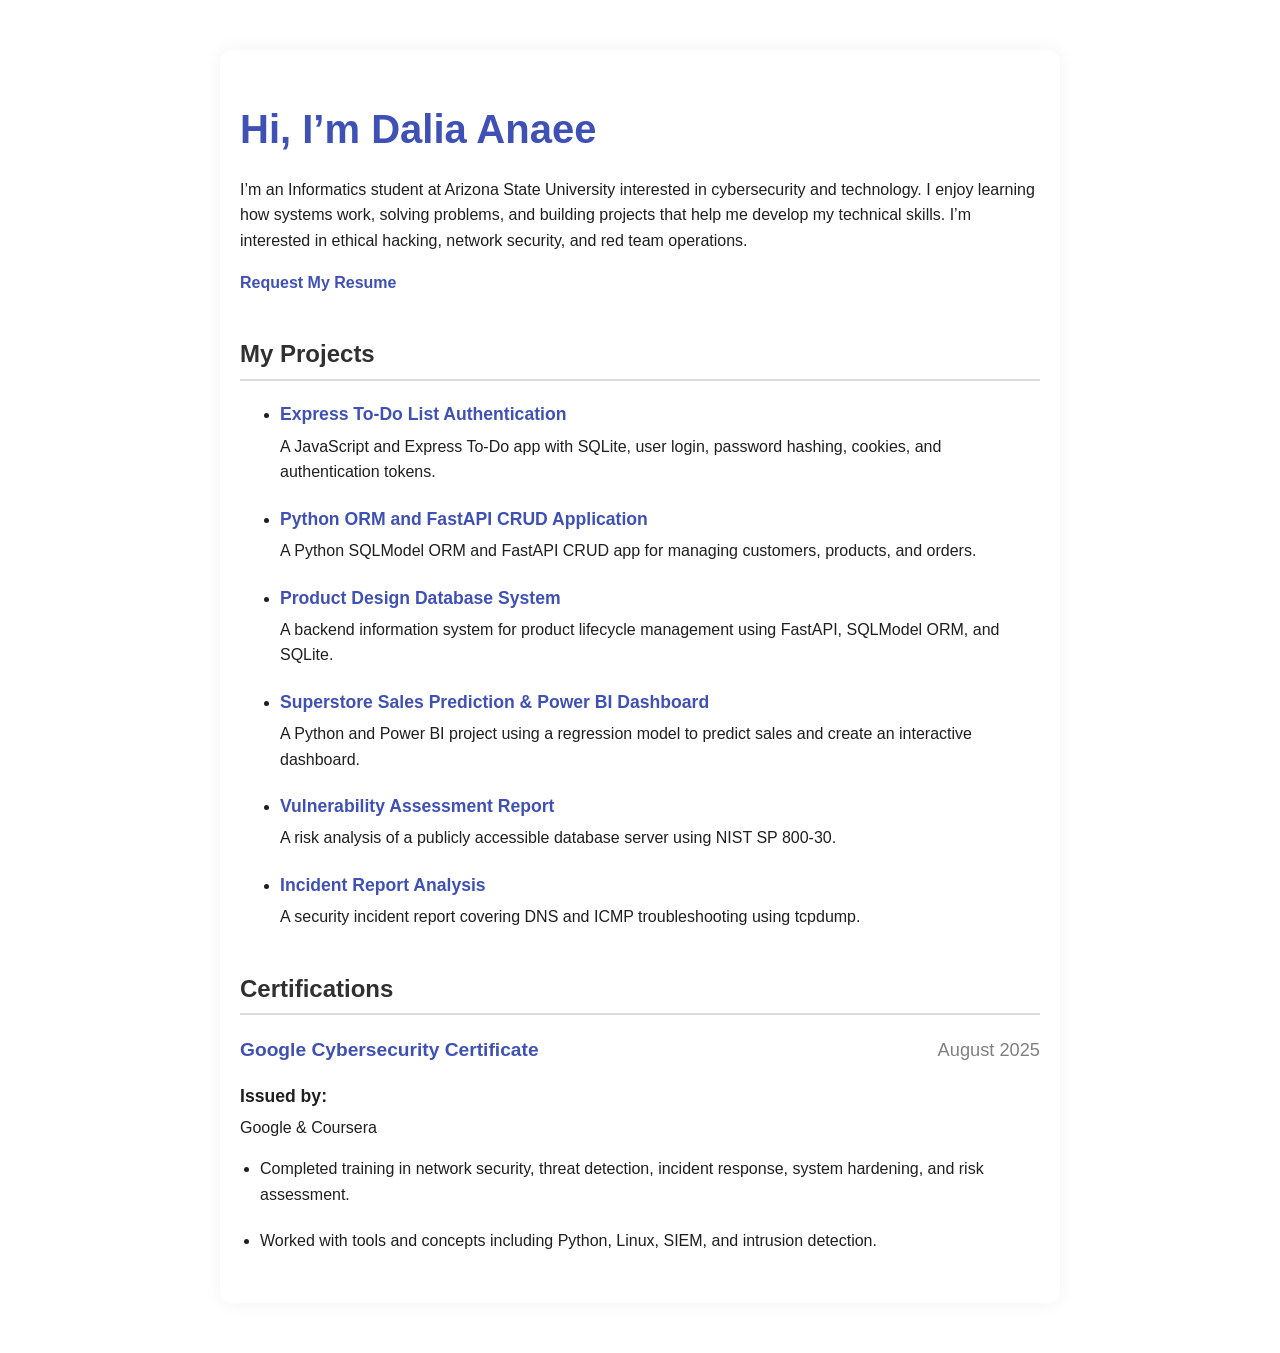
<file: index.html>
<!DOCTYPE html>
<html lang="en">
<head>
  <meta charset="UTF-8" />
  <title>Dalia Anaee Cybersecurity Portfolio</title>
  <style>
    body {
      font-family: 'Segoe UI', sans-serif;
      background-color: #f5f7fa;
      color: #1f1f1f;
      max-width: 800px;
      margin: 50px auto;
      padding: 20px;
      line-height: 1.6;
      box-shadow: 0 0 20px rgba(0,0,0,0.05);
      background: white;
      border-radius: 12px;
    }

    h1 {
      font-size: 2.5em;
      color: #3f51b5;
      margin-bottom: 10px;
    }

    h2 {
      margin-top: 40px;
      color: #303030;
      border-bottom: 2px solid #dcdcdc;
      padding-bottom: 5px;
    }

    a {
      color: #3f51b5;
      text-decoration: none;
      font-weight: bold;
    }

    a:hover {
      text-decoration: underline;
    }

    li {
      margin-bottom: 20px;
    }

    strong {
      display: block;
      font-size: 1.1em;
      margin-bottom: 5px;
    }

    .certification {
      margin-bottom: 30px;
    }

    .certification h3 {
      margin-bottom: 5px;
      font-size: 1.2em;
      color: #1f1f1f;
    }

    .certification .date {
      font-weight: normal;
      font-size: 0.95em;
      color: gray;
      float: right;
    }

    .certification ul {
      margin-top: 5px;
      padding-left: 20px;
    }
  </style>
</head>

<body>

  <h1>Hi, I’m Dalia Anaee</h1>

  <p>
    I’m an Informatics student at Arizona State University interested in cybersecurity
    and technology. I enjoy learning how systems work, solving problems, and building
    projects that help me develop my technical skills. I’m interested in
    ethical hacking, network security, and red team operations.
  </p>

  <p>
    <a href="mailto:anaeedalya@gmail.com">Request My Resume</a>
  </p>


  <h2>My Projects</h2>

  <ul>

    <li>
      <strong>
        <a href="https://github.com/daliaanaee/express-todo-list-authentication">
          Express To-Do List Authentication
        </a>
      </strong>
      A JavaScript and Express To-Do app with SQLite, user login, password hashing,
      cookies, and authentication tokens.
    </li>

    <li>
      <strong>
        <a href="https://github.com/daliaanaee/ORM-CRUD-APP">
          Python ORM and FastAPI CRUD Application
        </a>
      </strong>
      A Python SQLModel ORM and FastAPI CRUD app for managing customers, products,
      and orders.
    </li>

    <li>
      <strong>
        <a href="https://github.com/daliaanaee/IEE-Term-Project-PLM-System">
          Product Design Database System
        </a>
      </strong>
      A backend information system for product lifecycle management using FastAPI,
      SQLModel ORM, and SQLite.
    </li>

    <li>
      <strong>
        <a href="https://github.com/daliaanaee/superstore-sales-prediction-dashboard">
          Superstore Sales Prediction &amp; Power BI Dashboard
        </a>
      </strong>
      A Python and Power BI project using a regression model to predict sales and
      create an interactive dashboard.
    </li>

    <li>
      <strong>
        <a href="https://github.com/daliaanaee/vulnerability-assessment">
          Vulnerability Assessment Report
        </a>
      </strong>
      A risk analysis of a publicly accessible database server using NIST SP 800-30.
    </li>

    <li>
      <strong>
        <a href="https://github.com/daliaanaee/incident-report-analysis">
          Incident Report Analysis
        </a>
      </strong>
      A security incident report covering DNS and ICMP troubleshooting using tcpdump.
    </li>

  </ul>


  <h2>Certifications</h2>

  <div class="certification">

    <h3>
      <a
        href="https://www.credly.com/badges/5f1c9968-bcb9-44f3-a53d-1abab2f6d218/public_url"
        target="_blank"
        rel="noopener noreferrer"
      >
        Google Cybersecurity Certificate
      </a>

      <span class="date">August 2025</span>
    </h3>

    <p>
      <strong>Issued by:</strong> Google &amp; Coursera
    </p>

    <ul>
      <li>
        Completed training in network security, threat detection, incident response,
        system hardening, and risk assessment.
      </li>

      <li>
        Worked with tools and concepts including Python, Linux, SIEM, and
        intrusion detection.
      </li>
    </ul>

  </div>

</body>
</html>
</file>
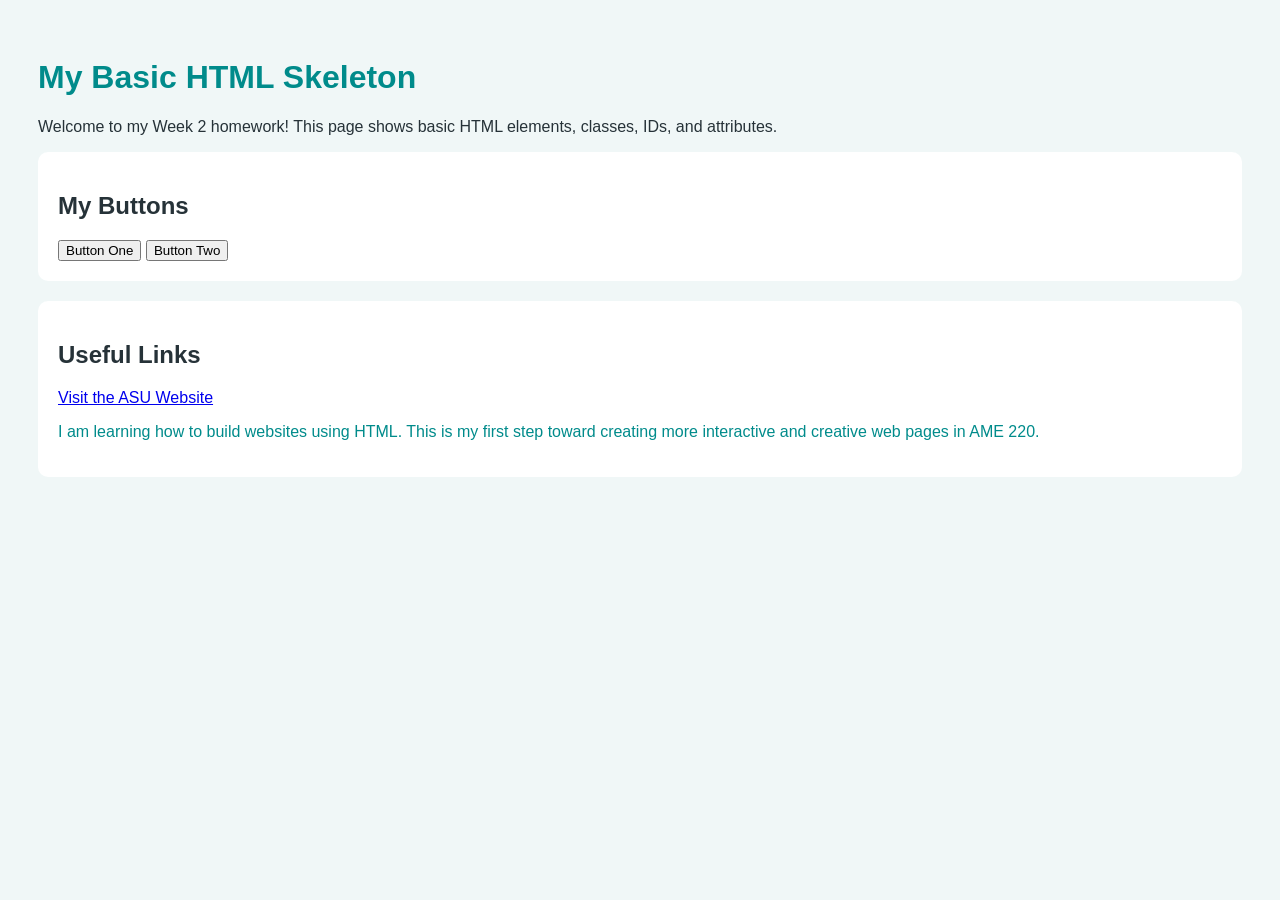
<file: ame220/week2/index.html>
<!DOCTYPE html>
<html>
<head>
    <title>Week 2 Homework</title>
</head>

<body style="font-family: Arial, sans-serif; background-color: #f0f7f7; color: #263238; padding: 30px;">

    <h1 style="color: #008b8b;">My Basic HTML Skeleton</h1>

    <p>
        Welcome to my Week 2 homework! This page shows
        basic HTML elements, classes, IDs, and attributes.
    </p>

    <section class="button-group" style="background-color: white; padding: 20px; border-radius: 10px; margin-bottom: 20px;">
        <h2>My Buttons</h2>

        <button id="one" type="button" onclick="alert('You clicked Button One!')">
            Button One
        </button>

        <button id="two" type="button" onclick="alert('You clicked Button Two!')">
            Button Two
        </button>
    </section>

    <section class="link-group" style="background-color: white; padding: 20px; border-radius: 10px;">
        <h2>Useful Links</h2>

        <a id="three" href="https://www.asu.edu" target="_blank">
            Visit the ASU Website
        </a>

        <p id="four" style="color: #008b8b;">
            I am learning how to build websites using HTML.
            This is my first step toward creating more interactive
            and creative web pages in AME 220.
        </p>
    </section>

</body>
</html>
</file>
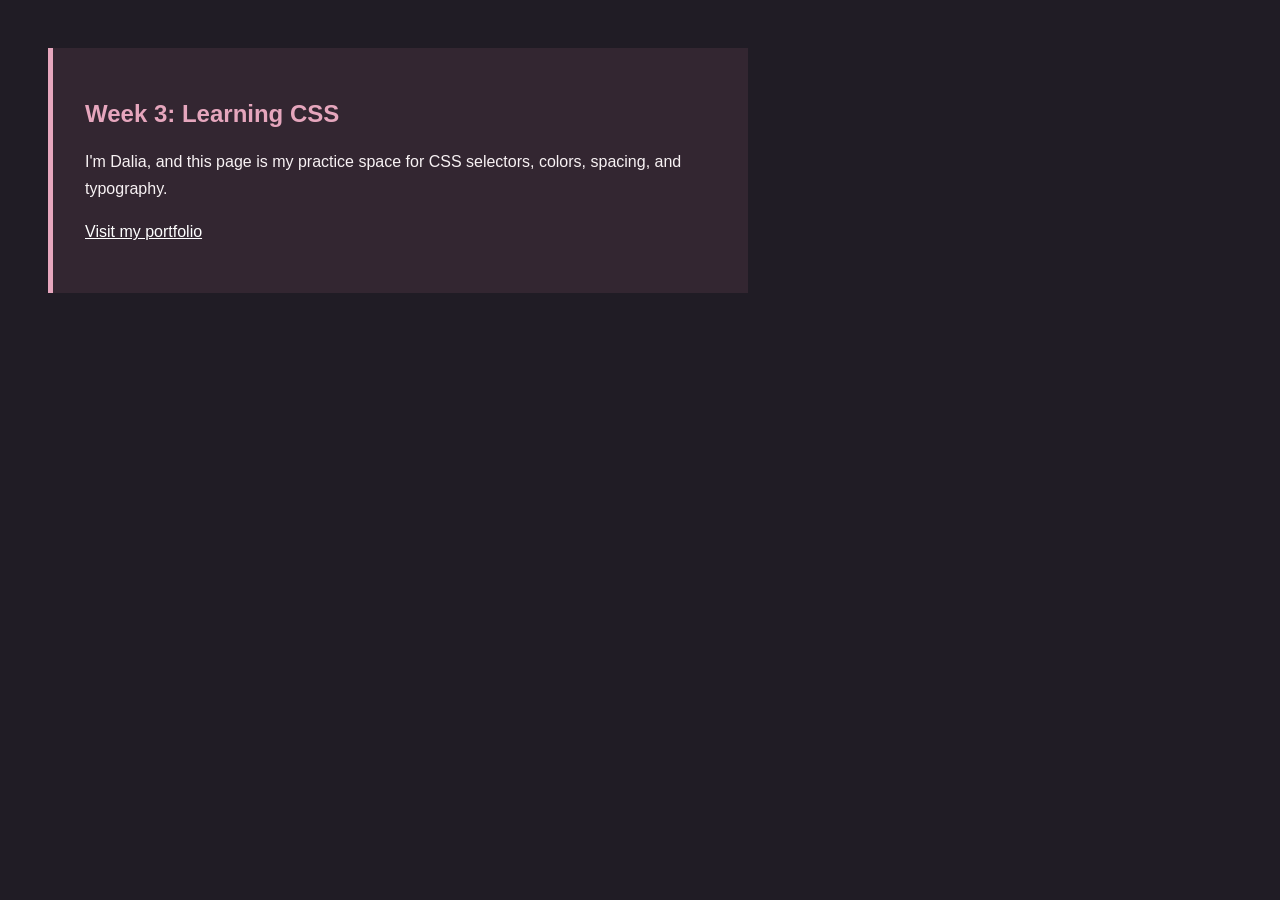
<file: ame220/week3/index.html>
<!DOCTYPE html>
<html lang="en">
<head>
  <meta charset="UTF-8">
  <meta name="viewport" content="width=device-width, initial-scale=1.0">
  <title>Dalia | Week 3 CSS Practice</title>
  <style>
    * { box-sizing: border-box; }
    body { margin: 0; padding: 48px; background: #201c25; color: #f8f2f4; font-family: Arial, sans-serif; }
    .intro { max-width: 700px; padding: 32px; background: #332631; border-left: 5px solid #e6a6bd; }
    .intro h1 { color: #e6a6bd; }
    .intro p { line-height: 1.7; }
    .intro a { color: #fff; }
    .intro a:hover { color: #e6a6bd; }
  </style>
</head>
<body>
  <section class="intro">
    <h1>Week 3: Learning CSS</h1>
    <p>I'm Dalia, and this page is my practice space for CSS selectors, colors, spacing, and typography.</p>
    <p><a href="./portfolio/">Visit my portfolio</a></p>
  </section>
</body>
</html>
</file>
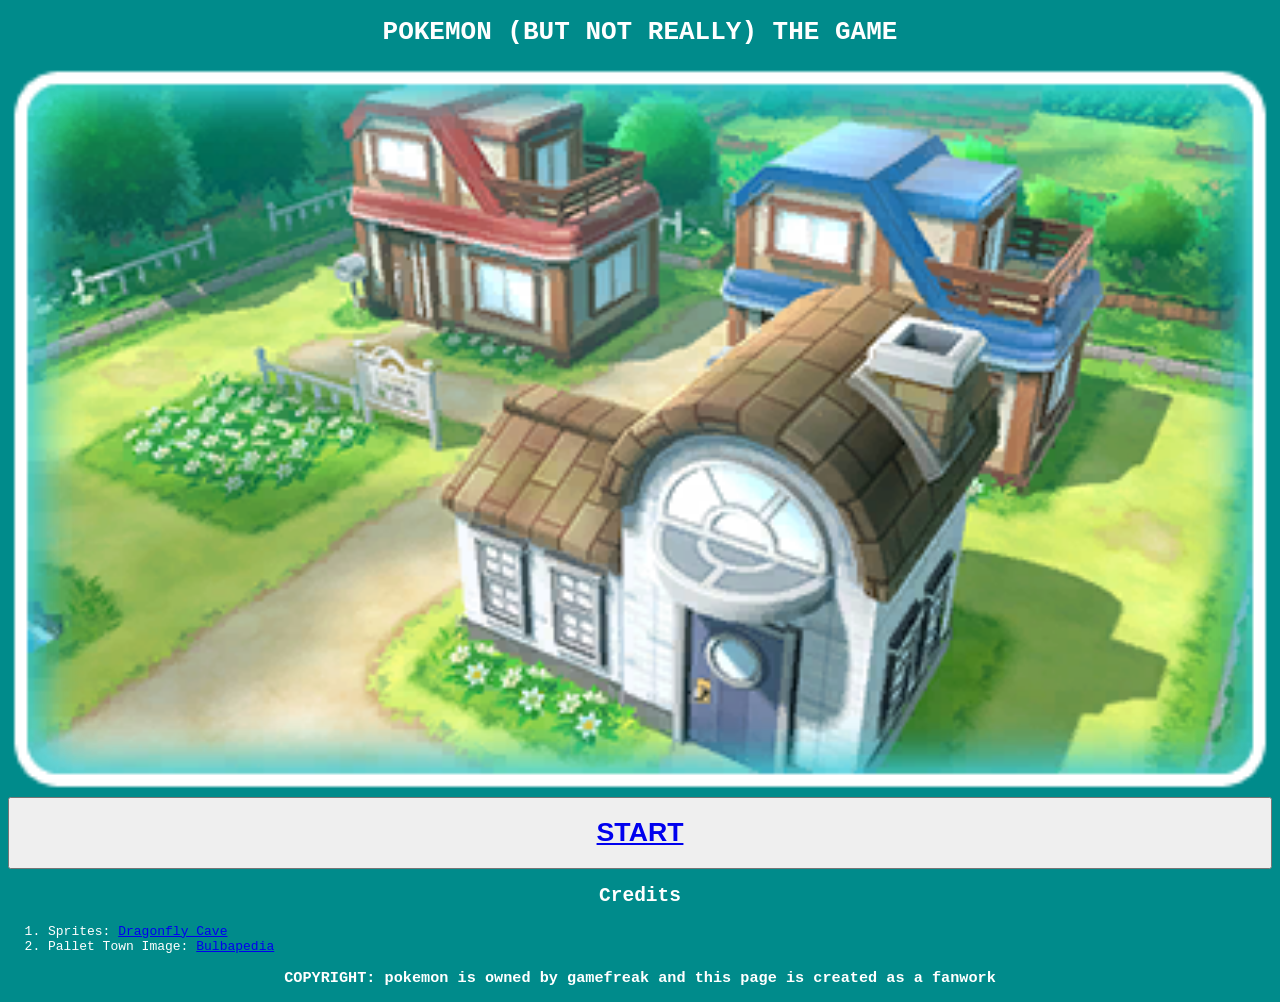
<file: ame220/week2/ourfirstgame/index.html>
<!--declare what type of page this is-->
<!DOCTYPE html>

<!--where html starts and ends-->

<html>

<head>
    <title>OUR FIRST GAME</title>
</head>

<!--html pages are made of elements-->
<!--elements have three parts, a tag that describes the elements, the content/what's being rendered by the browser and the attributes-->
<body style="background-color: darkcyan; color: white; font-family: monospace">

    <!--H1 through H6 are Section Titles-->

        <h1 style="color: white; text-align: center; font-family: monospace;">POKEMON (BUT NOT REALLY) THE GAME</h1>
    <!--IMG element renders an image-->

    <img src="./assets/Pallet_Town_PE.png" aria-label="an image of pallet town from pokemon" style="width: 100%"></img>

    <button class="start-button" style="width: 100%"><h1 style="text-align: center;"><a href="./game.html">START</a></h1></button>

    <!--LISTS: ordered list (where the steps count; 1,2,3,4) and unordered lists (lists where order doesn't matter;  * , * )-->

    <section id="credits">
        <h2 style="text-align: center">Credits</h2>
        <ol>
            <li>Sprites:  <a href="https://www.dragonflycave.com/resources/sprite-generator/">Dragonfly Cave</a></li>
            <li>Pallet Town Image:  <a href="https://bulbapedia.bulbagarden.net/wiki/Main_Page">Bulbapedia</a></li>
        </ol>
    </section>

    <h3 style="color: white; text-align: center; font-family: monospace;">COPYRIGHT: pokemon is owned by gamefreak and this page is created as a fanwork</h3>
    



</body>
</html>
</file>
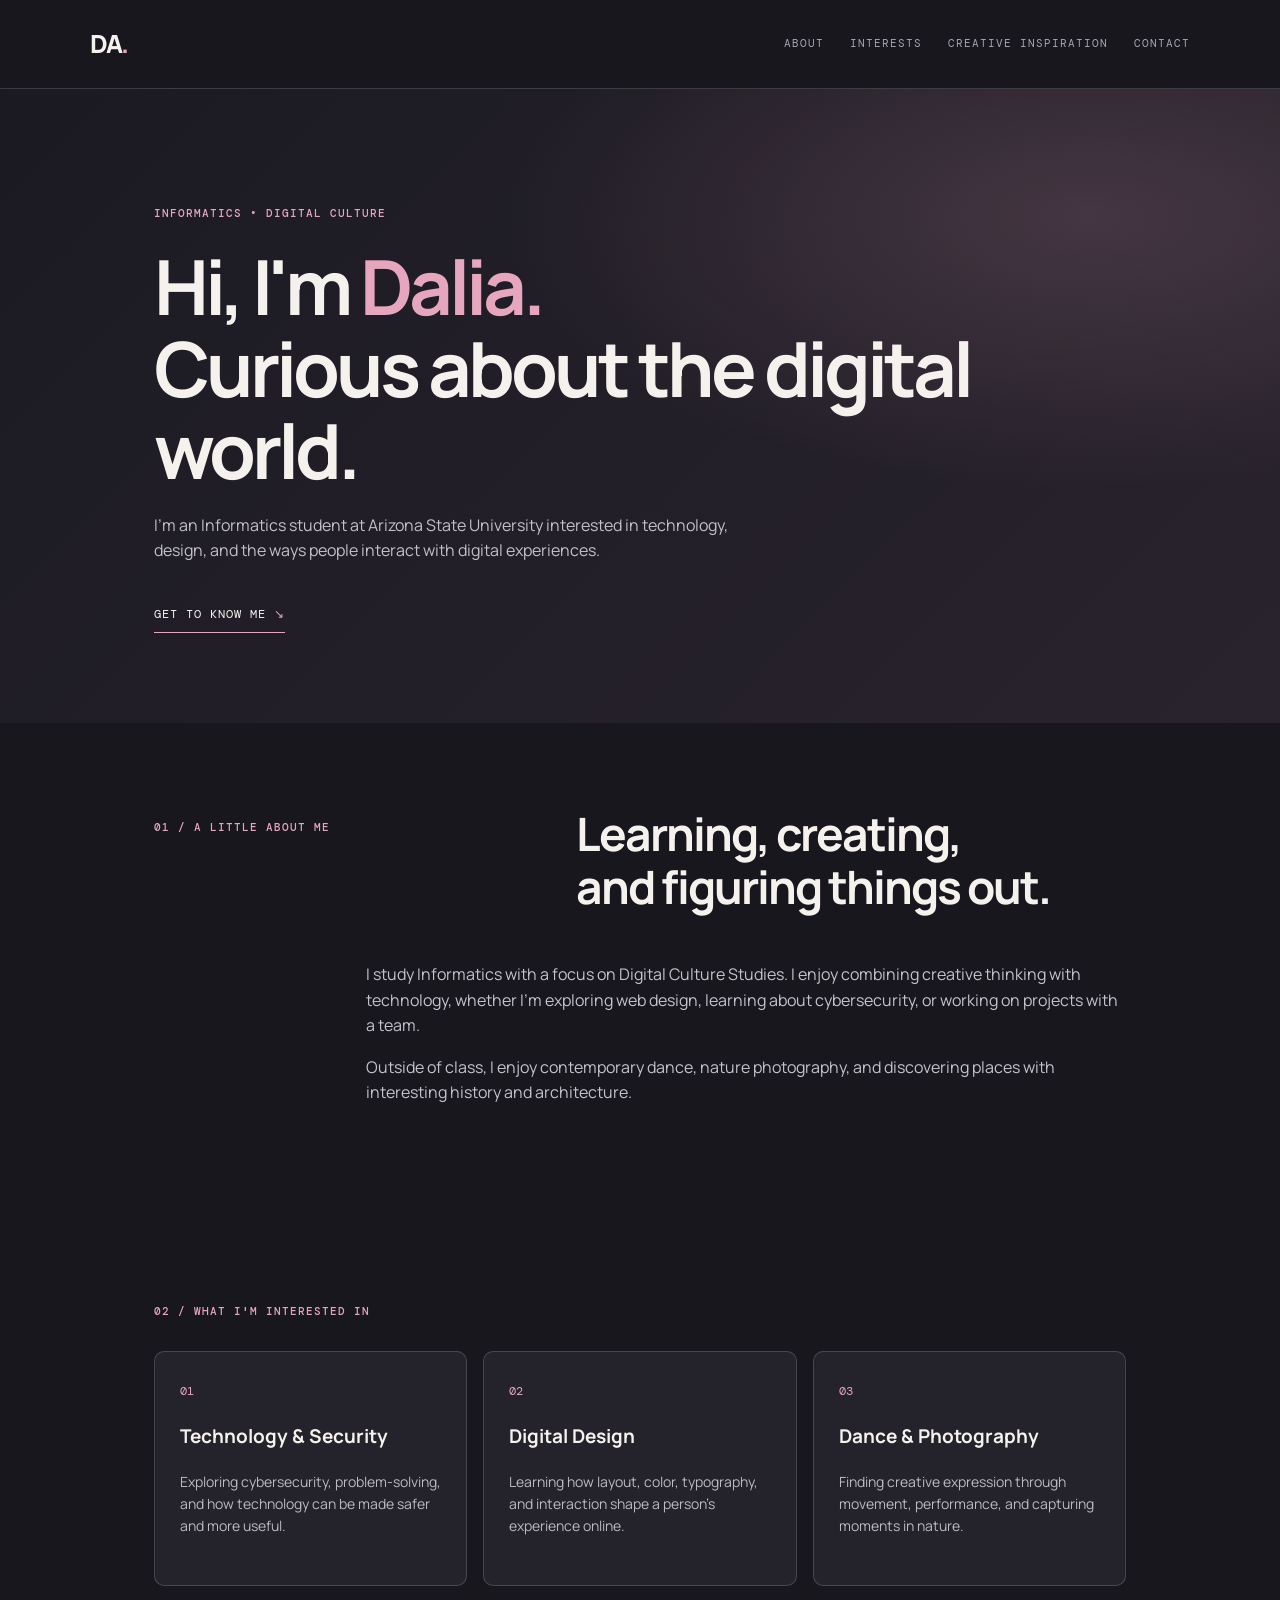
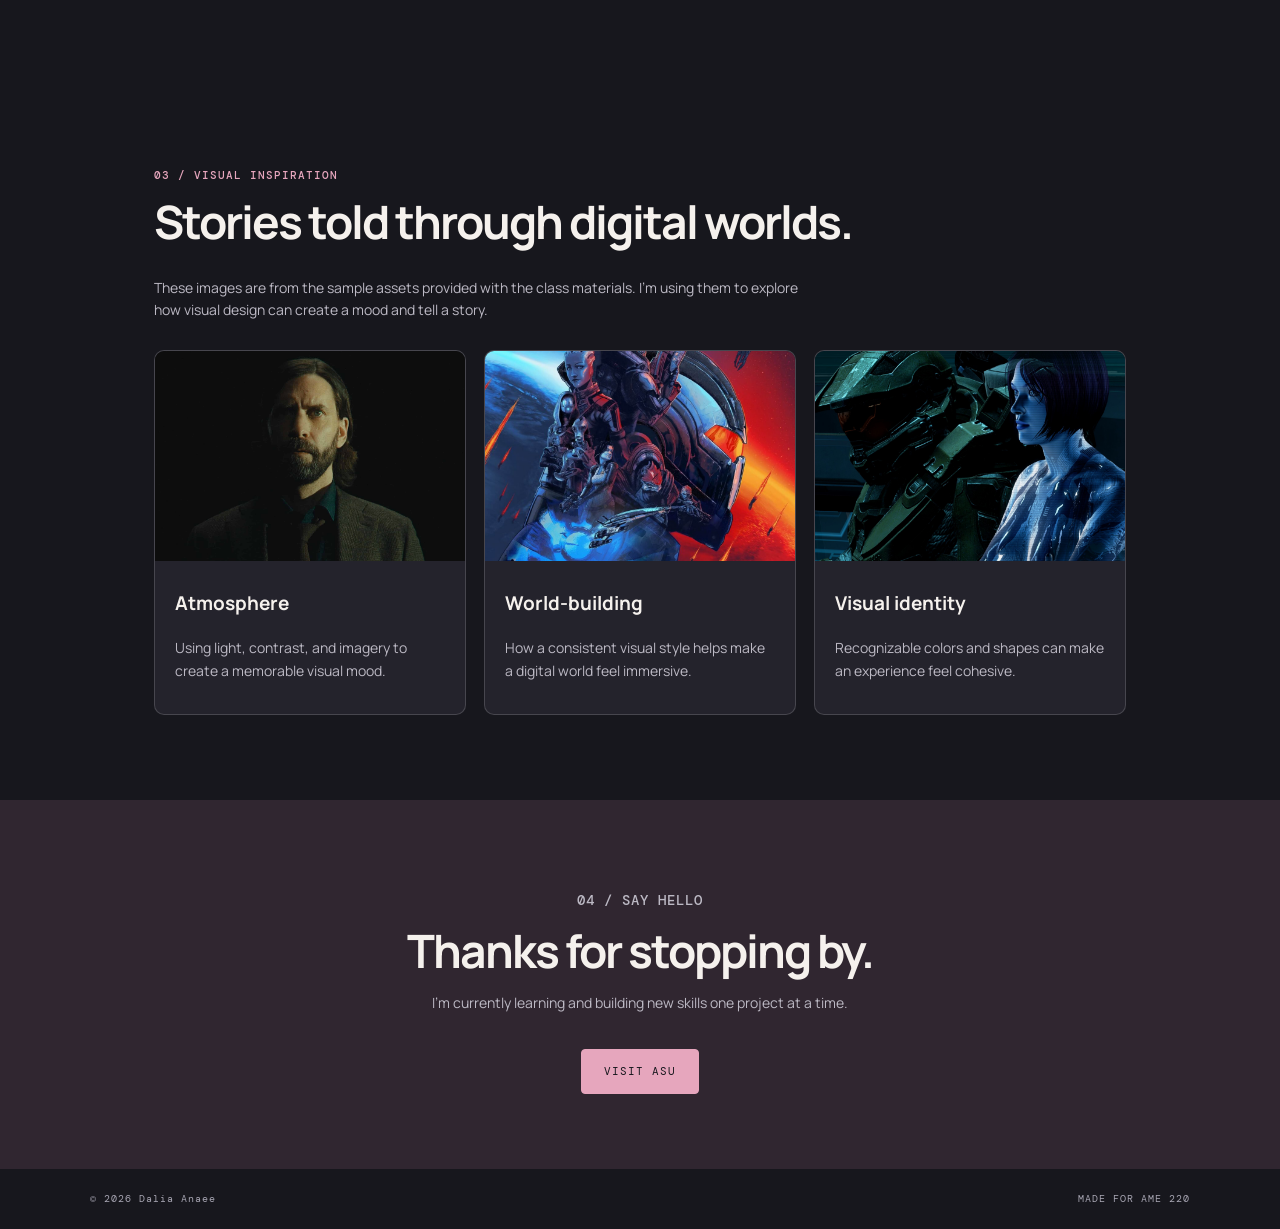
<file: ame220/week3/portfolio/index.html>
<!DOCTYPE html>
<html lang="en">
<head>
  <meta charset="UTF-8">
  <meta name="viewport" content="width=device-width, initial-scale=1.0">
  <title>Dalia Anaee | Digital Portfolio</title>
  <link rel="preconnect" href="https://fonts.googleapis.com">
  <link rel="preconnect" href="https://fonts.gstatic.com" crossorigin>
  <link href="https://fonts.googleapis.com/css2?family=DM+Mono:wght@400;500&family=Manrope:wght@400;500;600;700;800&display=swap" rel="stylesheet">
  <link rel="stylesheet" href="./styles.css">
</head>
<body>
  <header class="site-header">
    <a class="wordmark" href="#top">DA<span>.</span></a>
    <nav aria-label="Main navigation">
      <a href="#about">ABOUT</a>
      <a href="#focus">INTERESTS</a>
      <a href="#work">CREATIVE INSPIRATION</a>
      <a href="#contact">CONTACT</a>
    </nav>
  </header>

  <main id="top">
    <section class="hero">
      <p class="eyebrow">INFORMATICS • DIGITAL CULTURE</p>
      <h1>Hi, I'm <span>Dalia.</span><br>Curious about the digital world.</h1>
      <p class="hero-copy">I’m an Informatics student at Arizona State University interested in technology, design, and the ways people interact with digital experiences.</p>
      <a class="text-link" href="#about">GET TO KNOW ME <span>↘</span></a>
    </section>

    <section class="section" id="about">
      <div class="section-heading">
        <p class="eyebrow">01 / A LITTLE ABOUT ME</p>
        <h2>Learning, creating,<br>and figuring things out.</h2>
      </div>
      <div class="about-panel">
        <p>I study Informatics with a focus on Digital Culture Studies. I enjoy combining creative thinking with technology, whether I’m exploring web design, learning about cybersecurity, or working on projects with a team.</p>
        <p>Outside of class, I enjoy contemporary dance, nature photography, and discovering places with interesting history and architecture.</p>
      </div>
    </section>

    <section class="section" id="focus">
      <p class="eyebrow">02 / WHAT I'M INTERESTED IN</p>
      <div class="interest-grid">
        <article class="interest-card">
          <span class="number">01</span>
          <h3>Technology &amp; Security</h3>
          <p>Exploring cybersecurity, problem-solving, and how technology can be made safer and more useful.</p>
        </article>
        <article class="interest-card">
          <span class="number">02</span>
          <h3>Digital Design</h3>
          <p>Learning how layout, color, typography, and interaction shape a person's experience online.</p>
        </article>
        <article class="interest-card">
          <span class="number">03</span>
          <h3>Dance &amp; Photography</h3>
          <p>Finding creative expression through movement, performance, and capturing moments in nature.</p>
        </article>
      </div>
    </section>

    <section class="section" id="work">
      <p class="eyebrow">03 / VISUAL INSPIRATION</p>
      <h2 class="section-title">Stories told through digital worlds.</h2>
      <p class="section-intro">These images are from the sample assets provided with the class materials. I’m using them to explore how visual design can create a mood and tell a story.</p>
      <div class="visual-grid">
        <article class="visual-card">
          <img src="./assets/alanWakeGamesHub.jpg" alt="Alan Wake 2 game artwork">
          <div><h3>Atmosphere</h3><p>Using light, contrast, and imagery to create a memorable visual mood.</p></div>
        </article>
        <article class="visual-card">
          <img src="./assets/massEffectWiki.jpg" alt="Mass Effect game artwork">
          <div><h3>World-building</h3><p>How a consistent visual style helps make a digital world feel immersive.</p></div>
        </article>
        <article class="visual-card">
          <img src="./assets/haloWaypoint.jpg" alt="Halo game artwork">
          <div><h3>Visual identity</h3><p>Recognizable colors and shapes can make an experience feel cohesive.</p></div>
        </article>
      </div>
    </section>

    <section class="contact" id="contact">
      <p class="eyebrow">04 / SAY HELLO</p>
      <h2>Thanks for stopping by.</h2>
      <p>I'm currently learning and building new skills one project at a time.</p>
      <a class="button-link" href="https://www.asu.edu/" target="_blank" rel="noopener noreferrer">VISIT ASU</a>
    </section>
  </main>

  <footer><span>© 2026 Dalia Anaee</span><span>MADE FOR AME 220</span></footer>
</body>
</html>
</file>
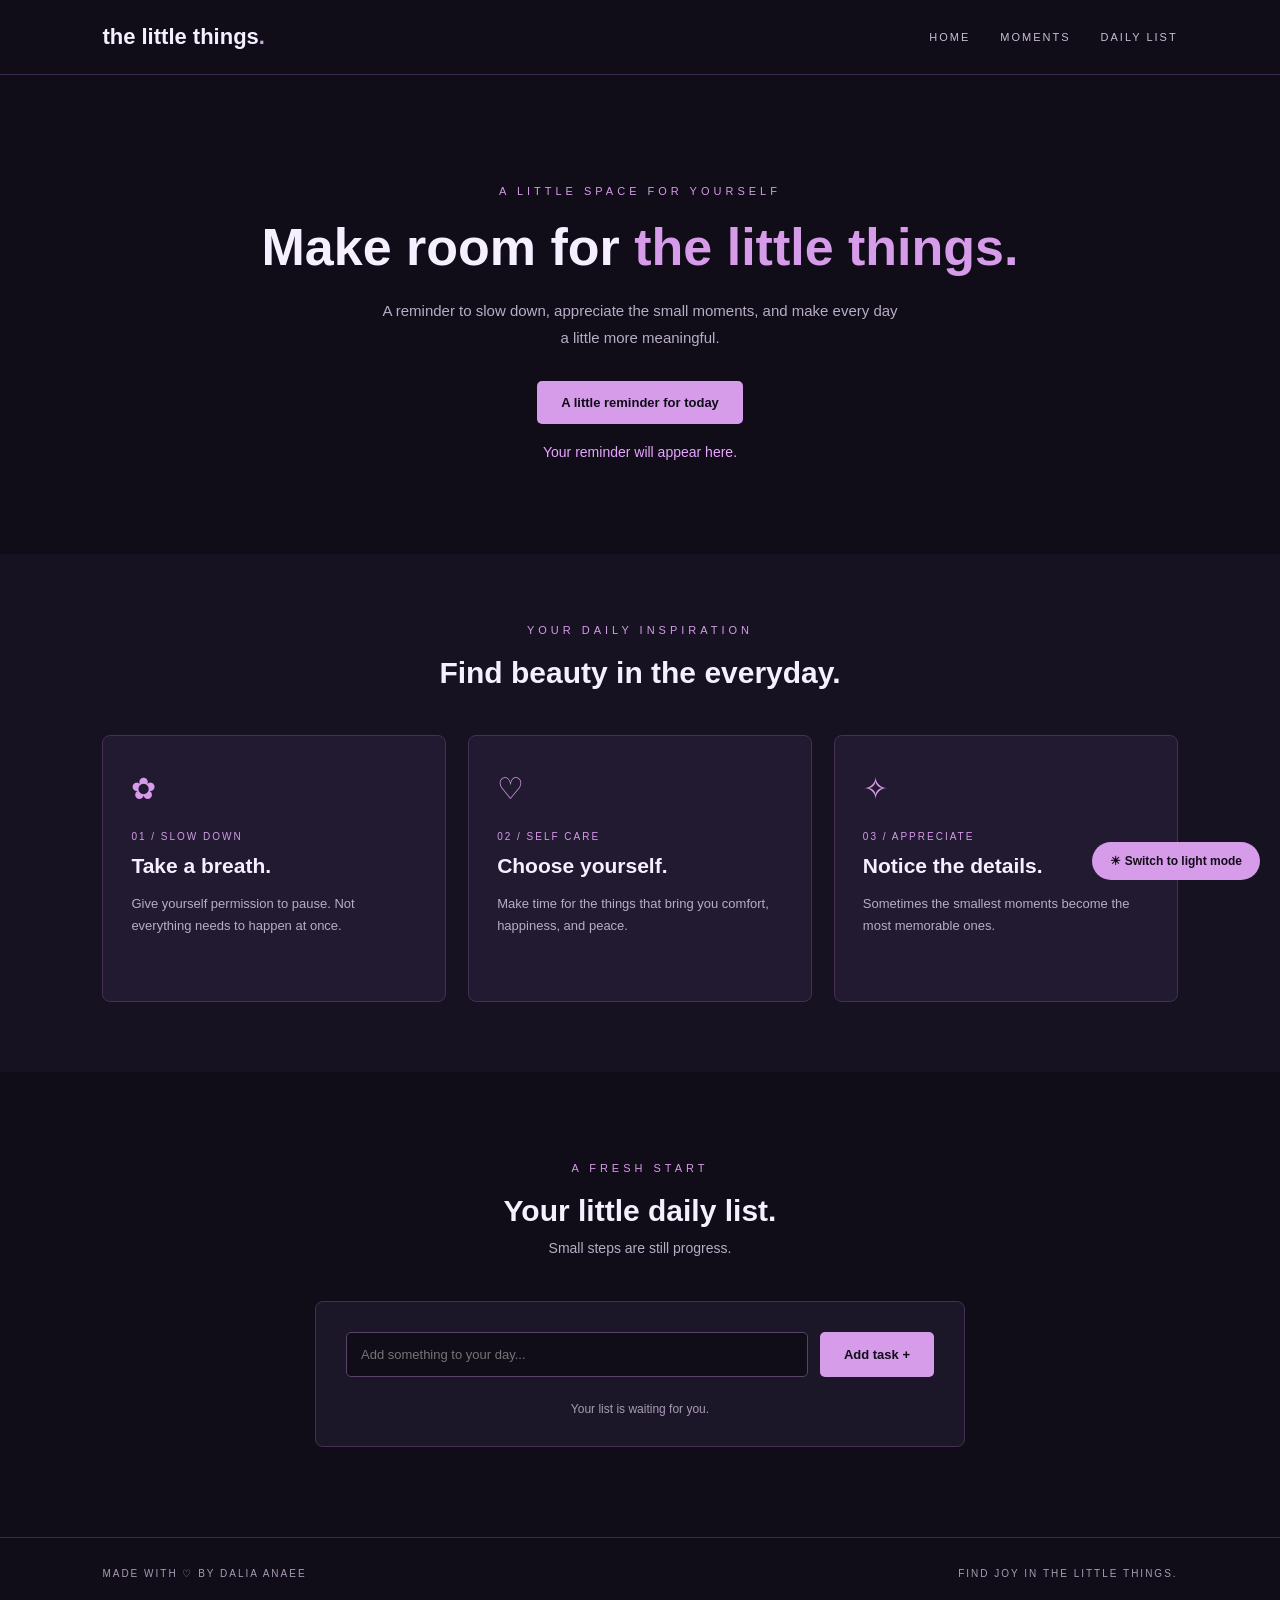
<file: ame220/week6/interactive-website/index.html>
<!DOCTYPE html>
<html lang="en">

<head>
    <meta charset="UTF-8">
    <meta name="viewport" content="width=device-width, initial-scale=1.0">
    <title>The Little Things | Dalia</title>

    <link rel="stylesheet" href="style.css">
    <script src="script.js" defer></script>
</head>

<body>

    <header class="navbar">
        <a href="#" class="logo">the little things<span>.</span></a>

        <nav>
            <a href="#welcome">HOME</a>
            <a href="#moments">MOMENTS</a>
            <a href="#daily-list">DAILY LIST</a>
        </nav>
    </header>

    <main>

        <!-- INTRODUCTION -->
        <section class="hero" id="welcome">
            <p class="eyebrow">A LITTLE SPACE FOR YOURSELF</p>

            <h1>Make room for <span>the little things.</span></h1>

            <p class="hero-text">
                A reminder to slow down, appreciate the small moments,
                and make every day a little more meaningful.
            </p>

            <button id="greetingButton" class="primary-button">
                A little reminder for today
            </button>

            <div id="greetingMessage" class="greeting-message">
                Your reminder will appear here.
            </div>
        </section>

        <!-- FEATURED MOMENTS -->
        <section class="moments" id="moments">

            <div class="section-heading">
                <p class="eyebrow">YOUR DAILY INSPIRATION</p>
                <h2>Find beauty in the everyday.</h2>
            </div>

            <div class="moment-grid">

                <div class="moment-card" id="photoCard">
                    <div class="moment-icon">✿</div>
                    <p class="card-label">01 / SLOW DOWN</p>
                    <h3>Take a breath.</h3>
                    <p>
                        Give yourself permission to pause.
                        Not everything needs to happen at once.
                    </p>
                    <span class="hover-message">
                        A moment just for you ♡
                    </span>
                </div>

                <div class="moment-card">
                    <div class="moment-icon">♡</div>
                    <p class="card-label">02 / SELF CARE</p>
                    <h3>Choose yourself.</h3>
                    <p>
                        Make time for the things that bring
                        you comfort, happiness, and peace.
                    </p>
                    <span class="hover-message">
                        You deserve it ♡
                    </span>
                </div>

                <div class="moment-card">
                    <div class="moment-icon">✧</div>
                    <p class="card-label">03 / APPRECIATE</p>
                    <h3>Notice the details.</h3>
                    <p>
                        Sometimes the smallest moments
                        become the most memorable ones.
                    </p>
                    <span class="hover-message">
                        Look a little closer ♡
                    </span>
                </div>

            </div>

        </section>

        <!-- DAILY TO-DO LIST -->
        <section class="daily-list" id="daily-list">

            <div class="section-heading">
                <p class="eyebrow">A FRESH START</p>
                <h2>Your little daily list.</h2>
                <p class="list-description">
                    Small steps are still progress.
                </p>
            </div>

            <div class="todo-container">

                <div class="todo-input-row">
                    <input
                        type="text"
                        id="taskInput"
                        placeholder="Add something to your day..."
                    >

                    <button id="addTask" class="primary-button">
                        Add task +
                    </button>
                </div>

                <ul id="taskList"></ul>

                <p id="taskMessage" class="task-message">
                    Your list is waiting for you.
                </p>

            </div>

        </section>

    </main>

    <footer>
        <p>MADE WITH ♡ BY DALIA ANAEE</p>
        <p>FIND JOY IN THE LITTLE THINGS.</p>
    </footer>

    <button id="themeButton" class="theme-button">
        ☀ Switch to light mode
    </button>

</body>
</html>
</file>
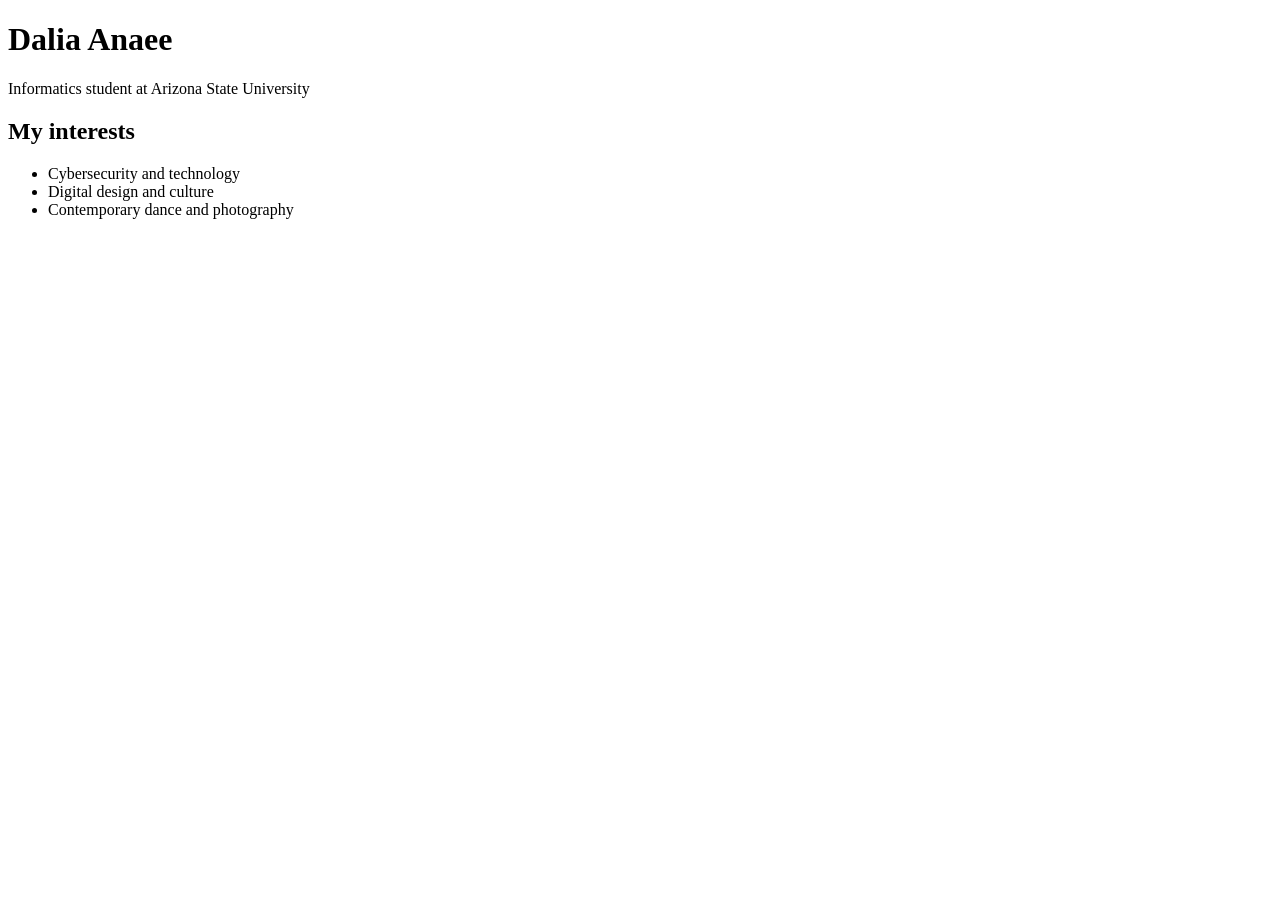
<file: ame220/week3/content.html>
<!DOCTYPE html>
<html lang="en">
<head>
  <meta charset="UTF-8">
  <meta name="viewport" content="width=device-width, initial-scale=1.0">
  <title>Dalia | CSS Content Practice</title>
</head>
<body>
  <header>
    <h1>Dalia Anaee</h1>
    <p>Informatics student at Arizona State University</p>
  </header>
  <main>
    <h2>My interests</h2>
    <ul>
      <li>Cybersecurity and technology</li>
      <li>Digital design and culture</li>
      <li>Contemporary dance and photography</li>
    </ul>
  </main>
</body>
</html>
</file>
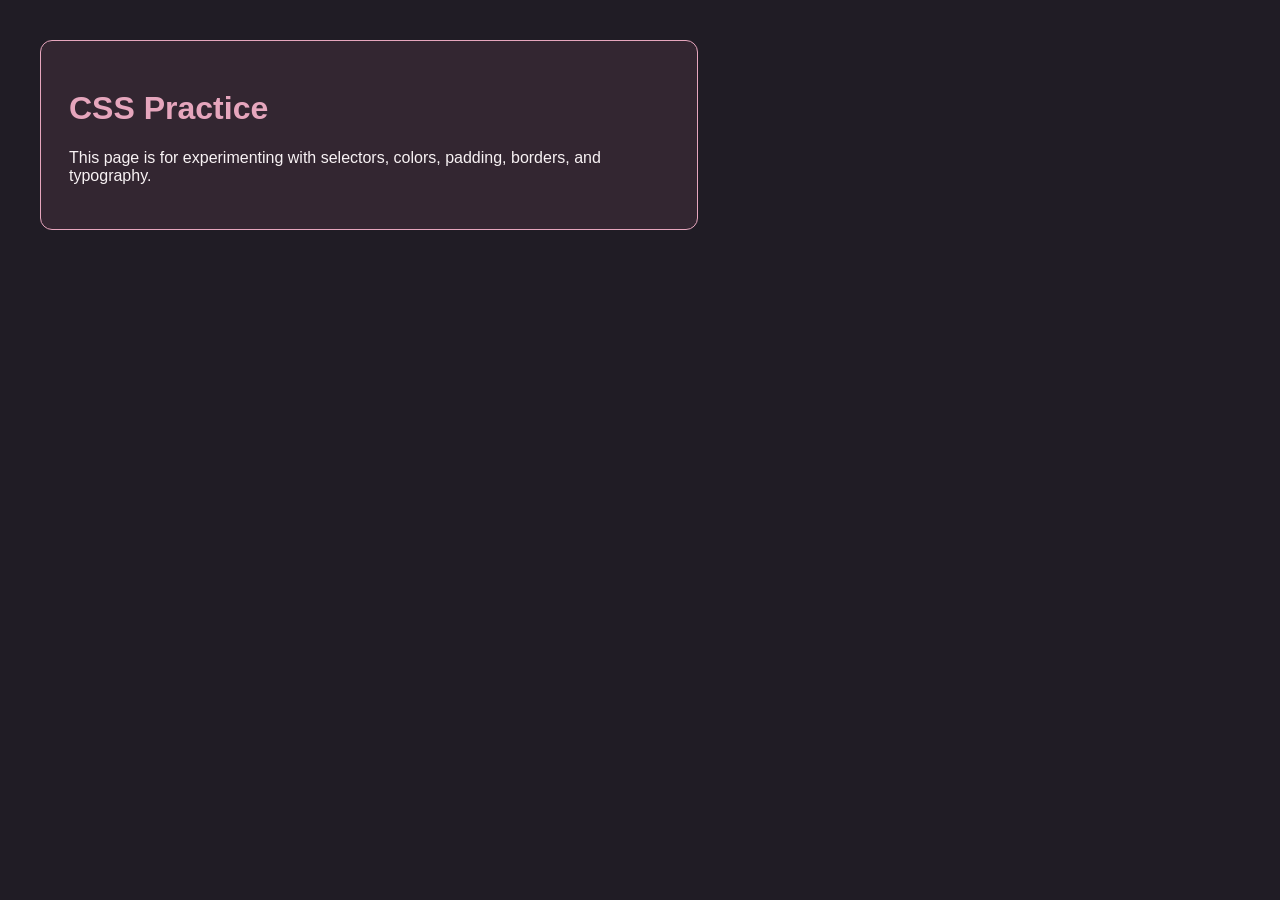
<file: ame220/week3/csspt2.html>
<!DOCTYPE html>
<html lang="en">
<head>
  <meta charset="UTF-8">
  <meta name="viewport" content="width=device-width, initial-scale=1.0">
  <title>Dalia | CSS Styling Practice</title>
  <style>
    body {
      margin: 0;
      padding: 40px;
      background-color: #201c25;
      color: #f8f2f4;
      font-family: Arial, sans-serif;
    }
    .practice-card {
      max-width: 600px;
      padding: 28px;
      background-color: #332631;
      border: 1px solid #e6a6bd;
      border-radius: 12px;
    }
    .practice-card h1 { color: #e6a6bd; }
  </style>
</head>
<body>
  <div class="practice-card">
    <h1>CSS Practice</h1>
    <p>This page is for experimenting with selectors, colors, padding, borders, and typography.</p>
  </div>
</body>
</html>
</file>
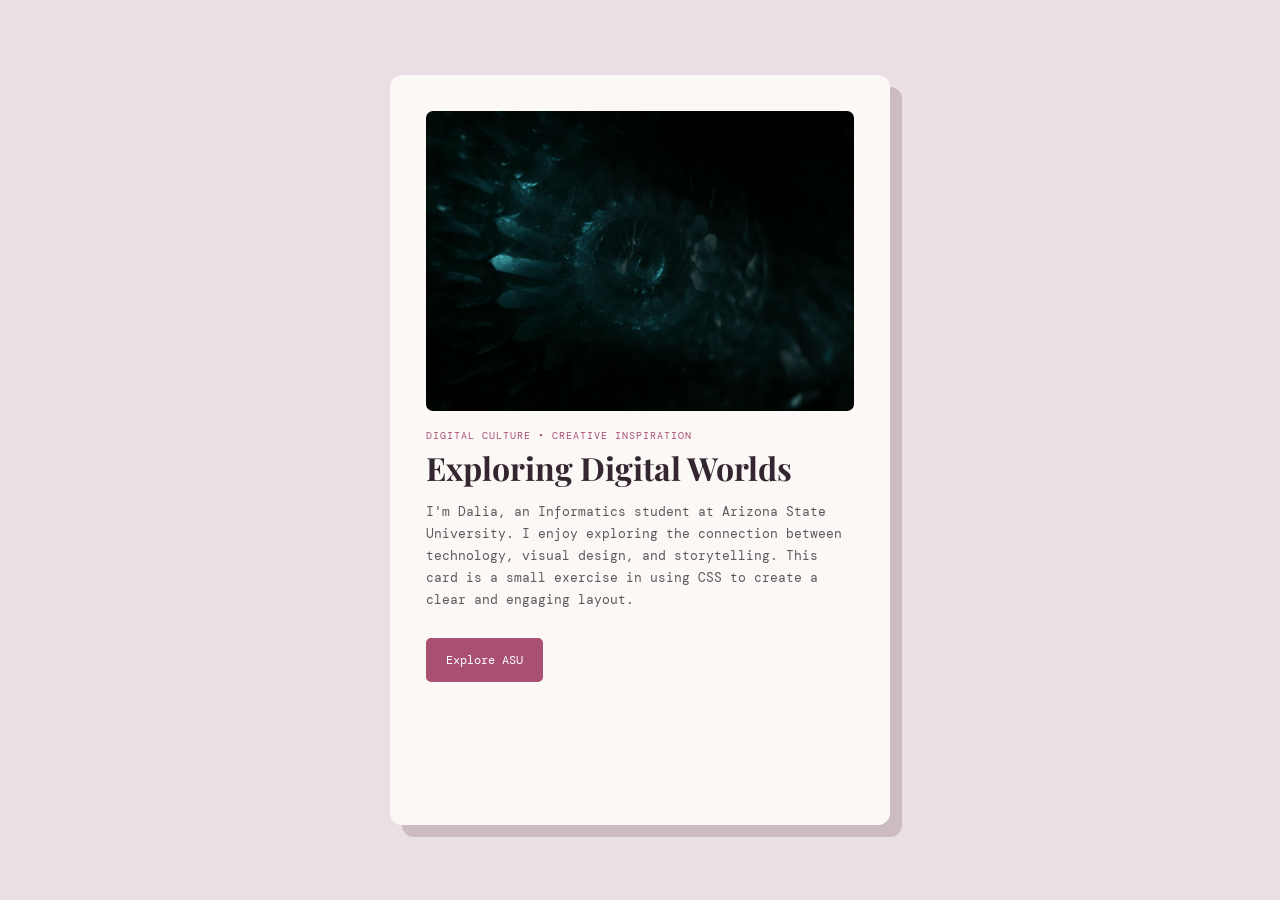
<file: ame220/week3/homework.html>
<!DOCTYPE html>
<html lang="en">
<head>
  <meta charset="UTF-8">
  <meta name="viewport" content="width=device-width, initial-scale=1.0">
  <title>Dalia's Creative Card</title>
  <link rel="preconnect" href="https://fonts.googleapis.com">
  <link rel="preconnect" href="https://fonts.gstatic.com" crossorigin>
  <link href="https://fonts.googleapis.com/css2?family=DM+Mono:wght@400;500&family=Playfair+Display:wght@600;700&display=swap" rel="stylesheet">
  <link rel="stylesheet" href="./homework.css">
</head>
<body>
  <main class="card">
    <img class="card-image" src="./assets/Polaris.webp" alt="Atmospheric landscape from the Control game world">
    <p class="eyebrow">DIGITAL CULTURE • CREATIVE INSPIRATION</p>
    <h1>Exploring Digital Worlds</h1>
    <p class="description">I'm Dalia, an Informatics student at Arizona State University. I enjoy exploring the connection between technology, visual design, and storytelling. This card is a small exercise in using CSS to create a clear and engaging layout.</p>
    <button class="card-button" type="button" onclick="window.open('https://www.asu.edu/', '_blank', 'noopener')">Explore ASU</button>
  </main>
</body>
</html>
</file>
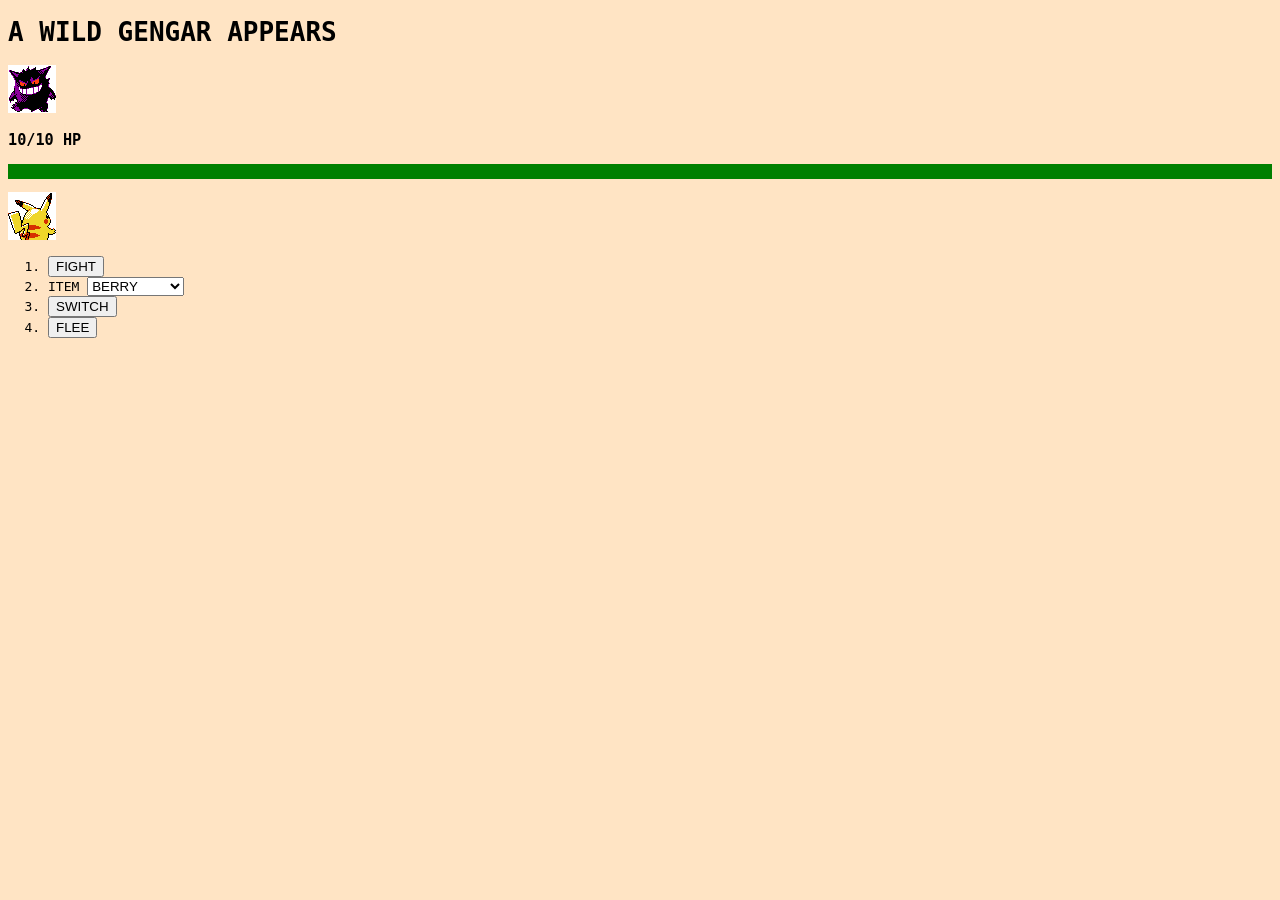
<file: ame220/week2/ourfirstgame/game.html>
<!DOCTYPE html>
<html>
    <head>
    <title>... WEBPAGE WANTS TO BATTLE!</title>
    </head>
    <body class="battle" style="background-color: bisque; font-family: monospace;">
        <h1 id="gengar">A WILD GENGAR APPEARS</h1>
        <section class="gengar">
            <img src="./assets/gengar.png"></img>
            <h3>10/10 HP</h3>
        </section>
        <div style="background-color: green;"><p><p><p>&nbsp;</p></div>
        <section class="pikachu">
            <img src="./assets/pikachu-back.png"/>
            <ol>
                <li><button>FIGHT</button></li>
                <li><label id="item" for="item-select">ITEM</label> 
                
                    <select id="item-select">
                        <option value="berries">BERRY</option>
                        <option value="lemonade">LEMONADE</option>
                    </select>
                
                </li> 
                <li><button>SWITCH</button></li>
                <li><button>FLEE</button></li>
            </ol>
        </section>
    </body>
</html>
</file>
<file: ame220/week3/portfolio/styles.css>
:root {
  --ink: #17171d;
  --muted: #a7a5b2;
  --paper: #f5f1ed;
  --panel: #24232c;
  --accent: #e6a6bd;
  --accent-dark: #a84f72;
  --line: rgba(255,255,255,.16);
  --space: 8px;
}

* {
  box-sizing: border-box;
}

html {
  scroll-behavior: smooth;
}

body {
  margin: 0;
  background: var(--ink);
  color: var(--paper);
  font-family: "Manrope", sans-serif;
  line-height: 1.6;
}

.site-header {
  display: flex;
  justify-content: space-between;
  align-items: center;
  padding: 24px 7%;
  border-bottom: 1px solid var(--line);
}

.wordmark {
  color: var(--paper);
  font-size: 25px;
  font-weight: 800;
  text-decoration: none;
  letter-spacing: -2px;
}

.wordmark span,
.hero h1 span {
  color: var(--accent);
}

nav {
  display: flex;
  gap: 26px;
  flex-wrap: wrap;
}

nav a,
.eyebrow,
.text-link,
.button-link,
footer {
  font-family: "DM Mono", monospace;
  letter-spacing: 1px;
}

nav a {
  color: var(--muted);
  font-size: 11px;
  text-decoration: none;
  transition: color 250ms ease;
}

nav a:hover {
  color: var(--accent);
}

.hero {
  min-height: 510px;
  padding: 105px 12% 90px;
  background:
    radial-gradient(ellipse at 85% 20%, rgba(230,166,189,.17), transparent 38%),
    linear-gradient(135deg, #1b1a22, #29232d);
}

.eyebrow {
  color: var(--accent);
  font-size: 11px;
  font-weight: 500;
}

.hero h1 {
  max-width: 850px;
  margin: 22px 0;
  font-size: clamp(42px, 7vw, 76px);
  line-height: 1.08;
  letter-spacing: -4px;
}

.hero-copy {
  max-width: 600px;
  color: #c3c0c9;
  font-size: 16px;
}

.text-link {
  display: inline-block;
  margin-top: 25px;
  color: var(--paper);
  font-size: 12px;
  text-decoration: none;
  border-bottom: 1px solid var(--accent);
  padding-bottom: 8px;
}

.text-link span {
  color: var(--accent);
}

.section {
  padding: 85px 12%;
}

.section-heading {
  display: grid;
  grid-template-columns: 1fr 1.4fr;
  align-items: start;
  gap: 30px;
}

.section h2,
.contact h2 {
  margin: 0 0 28px;
  font-size: clamp(30px, 4vw, 46px);
  line-height: 1.15;
  letter-spacing: -2px;
}

.about-panel {
  max-width: 760px;
  margin: 20px 0 0 auto;
  color: #c5c2cc;
  font-size: 16px;
}

.interest-grid {
  display: grid;
  grid-template-columns: repeat(3, 1fr);
  gap: 16px;
  margin-top: 30px;
}

.interest-card {
  min-height: 235px;
  padding: 25px;
  background: var(--panel);
  border: 1px solid var(--line);
  border-radius: 10px;
  transition: transform 250ms ease, box-shadow 250ms ease;
}

.interest-card:hover {
  transform: translateY(-6px);
  box-shadow: 7px 7px 0 var(--accent-dark);
}

.number {
  color: var(--accent);
  font-family: "DM Mono", monospace;
  font-size: 12px;
}

.interest-card h3,
.visual-card h3 {
  font-size: 19px;
}

.interest-card p,
.visual-card p,
.section-intro,
.contact p {
  color: #bcb9c4;
  font-size: 14px;
}

.section-title {
  margin-top: 12px !important;
}

.section-intro {
  max-width: 650px;
  margin-bottom: 28px;
}

.visual-grid {
  display: grid;
  grid-template-columns: repeat(3, 1fr);
  gap: 18px;
}

.visual-card {
  overflow: hidden;
  background: var(--panel);
  border: 1px solid var(--line);
  border-radius: 10px;
  transition: transform 250ms ease, box-shadow 250ms ease;
}

.visual-card:hover {
  transform: translateY(-5px);
  box-shadow: 7px 7px 0 var(--accent-dark);
}

.visual-card img {
  display: block;
  width: 100%;
  height: 210px;
  object-fit: cover;
}

.visual-card div {
  padding: 8px 20px 18px;
}

.contact {
  padding: 75px 12%;
  text-align: center;
  background: #302630;
}

.contact h2 {
  margin-bottom: 12px;
}

.button-link {
  display: inline-block;
  margin-top: 20px;
  padding: 13px 22px;
  color: var(--ink);
  background: var(--accent);
  border: 1px solid var(--accent);
  border-radius: 4px;
  font-size: 11px;
  text-decoration: none;
  transition: background 200ms ease, color 200ms ease;
}

.button-link:hover {
  color: var(--accent);
  background: transparent;
}

footer {
  display: flex;
  justify-content: space-between;
  padding: 22px 7%;
  color: var(--muted);
  font-size: 10px;
}

@media (max-width: 760px) {
  .site-header {
    align-items: flex-start;
    gap: 20px;
    flex-direction: column;
  }

  nav {
    gap: 14px;
  }

  .hero,
  .section {
    padding-left: 7%;
    padding-right: 7%;
  }

  .section-heading,
  .interest-grid,
  .visual-grid {
    grid-template-columns: 1fr;
  }

  .hero h1 {
    letter-spacing: -2px;
  }

  footer {
    gap: 12px;
    flex-direction: column;
  }
}
</file>
<file: ame220/week6/interactive-website/style.css>
* {
    margin: 0;
    padding: 0;
    box-sizing: border-box;
}

html {
    scroll-behavior: smooth;
}

body {
    font-family: Arial, Helvetica, sans-serif;
    background-color: #100d18;
    color: #f5efff;
    transition: background-color 0.3s, color 0.3s;
}


.navbar {
    display: flex;
    justify-content: space-between;
    align-items: center;
    padding: 24px 8%;
    border-bottom: 1px solid #39294c;
}

.logo {
    color: #f5efff;
    font-size: 22px;
    font-weight: bold;
    text-decoration: none;
}

.logo span {
    color: #d69be9;
}

nav {
    display: flex;
    gap: 30px;
}

nav a {
    color: #c9bcd6;
    text-decoration: none;
    font-size: 11px;
    letter-spacing: 2px;
}

nav a:hover {
    color: #e7a5ff;
}


.hero {
    text-align: center;
    padding: 110px 20px 90px;
}

.eyebrow {
    color: #d69be9;
    font-size: 11px;
    letter-spacing: 4px;
    margin-bottom: 20px;
}

.hero h1 {
    font-size: 52px;
    margin-bottom: 20px;
}

.hero h1 span {
    color: #d69be9;
}

.hero-text {
    color: #b8adc6;
    max-width: 520px;
    margin: 0 auto 30px;
    line-height: 1.8;
    font-size: 15px;
}


.primary-button {
    background-color: #d69be9;
    color: #100d18;
    border: none;
    padding: 14px 24px;
    border-radius: 5px;
    cursor: pointer;
    font-size: 13px;
    font-weight: bold;
    transition: 0.3s;
}

.primary-button:hover {
    background-color: #e7c2f4;
    transform: translateY(-2px);
}

.greeting-message {
    color: #e7a5ff;
    margin-top: 20px;
    min-height: 20px;
    font-size: 14px;
}


.moments {
    padding: 70px 8%;
    background-color: #171222;
}

.section-heading {
    text-align: center;
    margin-bottom: 45px;
}

.section-heading h2 {
    font-size: 30px;
}

.moment-grid {
    display: grid;
    grid-template-columns: repeat(3, 1fr);
    gap: 22px;
    max-width: 1100px;
    margin: 0 auto;
}

.moment-card {
    background-color: #211a30;
    border: 1px solid #443052;
    border-radius: 8px;
    padding: 35px 28px;
    min-height: 260px;
    transition: 0.3s;
}

.moment-icon {
    color: #d69be9;
    font-size: 30px;
    margin-bottom: 25px;
}

.card-label {
    color: #d69be9;
    font-size: 10px;
    letter-spacing: 2px;
    margin-bottom: 12px;
}

.moment-card h3 {
    font-size: 21px;
    margin-bottom: 15px;
}

.moment-card p:not(.card-label) {
    color: #b8adc6;
    line-height: 1.7;
    font-size: 13px;
}

.hover-message {
    display: block;
    color: #e7a5ff;
    font-size: 12px;
    margin-top: 15px;
    opacity: 0;
    transition: 0.3s;
}


.daily-list {
    padding: 90px 20px;
}

.list-description {
    color: #b8adc6;
    margin-top: 12px;
    font-size: 14px;
}

.todo-container {
    max-width: 650px;
    margin: 0 auto;
    padding: 30px;
    background-color: #1c1728;
    border: 1px solid #443052;
    border-radius: 8px;
}

.todo-input-row {
    display: flex;
    gap: 12px;
}

#taskInput {
    flex: 1;
    min-width: 0;
    padding: 14px;
    border: 1px solid #594367;
    border-radius: 5px;
    background-color: #100d18;
    color: white;
    outline: none;
    font-size: 13px;
}

#taskInput:focus {
    border: 2px solid #d69be9;
}

#taskList {
    list-style: none;
    margin-top: 25px;
}

#taskList li {
    display: flex;
    justify-content: space-between;
    align-items: center;
    gap: 12px;
    padding: 14px;
    margin-bottom: 10px;
    background-color: #292137;
    border-radius: 5px;
    color: #f5efff;
}

#taskList li span {
    overflow-wrap: anywhere;
}

.delete-button {
    border: none;
    background: none;
    color: #e7a5ff;
    cursor: pointer;
    font-size: 12px;
}

.task-message {
    color: #a99bb7;
    text-align: center;
    font-size: 12px;
    margin-top: 15px;
}


footer {
    display: flex;
    justify-content: space-between;
    padding: 30px 8%;
    border-top: 1px solid #39294c;
    color: #a99bb7;
    font-size: 10px;
    letter-spacing: 2px;
}


body.light-mode {
    background-color: #fbf6ff;
    color: #281d32;
}

body.light-mode .navbar {
    border-color: #e4d5eb;
}

body.light-mode .logo,
body.light-mode nav a {
    color: #392449;
}

body.light-mode .hero-text,
body.light-mode .list-description {
    color: #75647f;
}

body.light-mode .moments {
    background-color: #f1e8f7;
}

body.light-mode .moment-card,
body.light-mode .todo-container {
    background-color: #ffffff;
    border-color: #e0cce9;
}

body.light-mode .moment-card h3 {
    color: #392449;
}

body.light-mode .moment-card p:not(.card-label) {
    color: #75647f;
}

body.light-mode #taskInput {
    background-color: #fbf6ff;
    color: #281d32;
}

body.light-mode #taskList li {
    background-color: #f1e8f7;
    color: #392449;
}

body.light-mode footer {
    border-color: #e4d5eb;
    color: #75647f;
}


.theme-button {
    position: fixed;
    bottom: 20px;
    right: 20px;
    background-color: #d69be9;
    color: #100d18;
    border: none;
    border-radius: 30px;
    padding: 12px 18px;
    cursor: pointer;
    font-size: 12px;
    font-weight: bold;
}


@media screen and (max-width: 720px) {

    .navbar {
        flex-direction: column;
        gap: 20px;
    }

    nav {
        gap: 15px;
    }

    .hero {
        padding: 75px 20px;
    }

    .hero h1 {
        font-size: 36px;
    }

    .moment-grid {
        grid-template-columns: 1fr;
    }

    .todo-input-row {
        flex-direction: column;
    }

    footer {
        flex-direction: column;
        gap: 15px;
        text-align: center;
    }

    .theme-button {
        bottom: 12px;
        right: 12px;
    }
}
</file>
<file: ame220/week3/homework.css>
* {
  box-sizing: border-box;
}

body {
  min-height: 100vh;
  margin: 0;
  padding: 40px 16px;
  display: flex;
  justify-content: center;
  align-items: center;
  background-color: #e9dfe4;
  font-family: "DM Mono", monospace;
}

.card {
  width: 500px;
  height: 750px;
  padding: 36px;
  background-color: #fbf8f6;
  border-radius: 12px;
  box-shadow: 12px 12px 0 rgba(100, 59, 78, .22);
}

.card-image {
  display: block;
  width: 100%;
  height: 300px;
  margin-bottom: 12px;
  object-fit: cover;
  border-radius: 7px;
}

.eyebrow {
  margin: 18px 0 8px;
  color: #a84f72;
  font-size: 10px;
  letter-spacing: 1px;
}

h1 {
  margin: 8px 0 14px;
  color: #342631;
  font-family: "Playfair Display", serif;
  font-size: 32px;
  line-height: 1.15;
}

.description {
  color: #625760;
  font-size: 13px;
  line-height: 1.7;
}

.card-button {
  display: inline-block;
  margin-top: 14px;
  padding: 12px 18px;
  color: #fff;
  background-color: #a84f72;
  border: 2px solid #a84f72;
  border-radius: 5px;
  font-family: inherit;
  font-size: 12px;
  cursor: pointer;
  transition: color 200ms ease, background-color 200ms ease;
}

.card-button:hover {
  color: #a84f72;
  background-color: transparent;
}

.card-button:focus-visible {
  outline: 3px solid #342631;
  outline-offset: 3px;
}

.more-info {
  color: #625760;
  font-size: 11px;
}

.more-info a {
  color: #a84f72;
}

.more-info a:hover {
  color: #342631;
}

@media (max-width: 560px) {
  .card {
    width: 100%;
    height: auto;
    min-height: 750px;
  }
}
</file>
